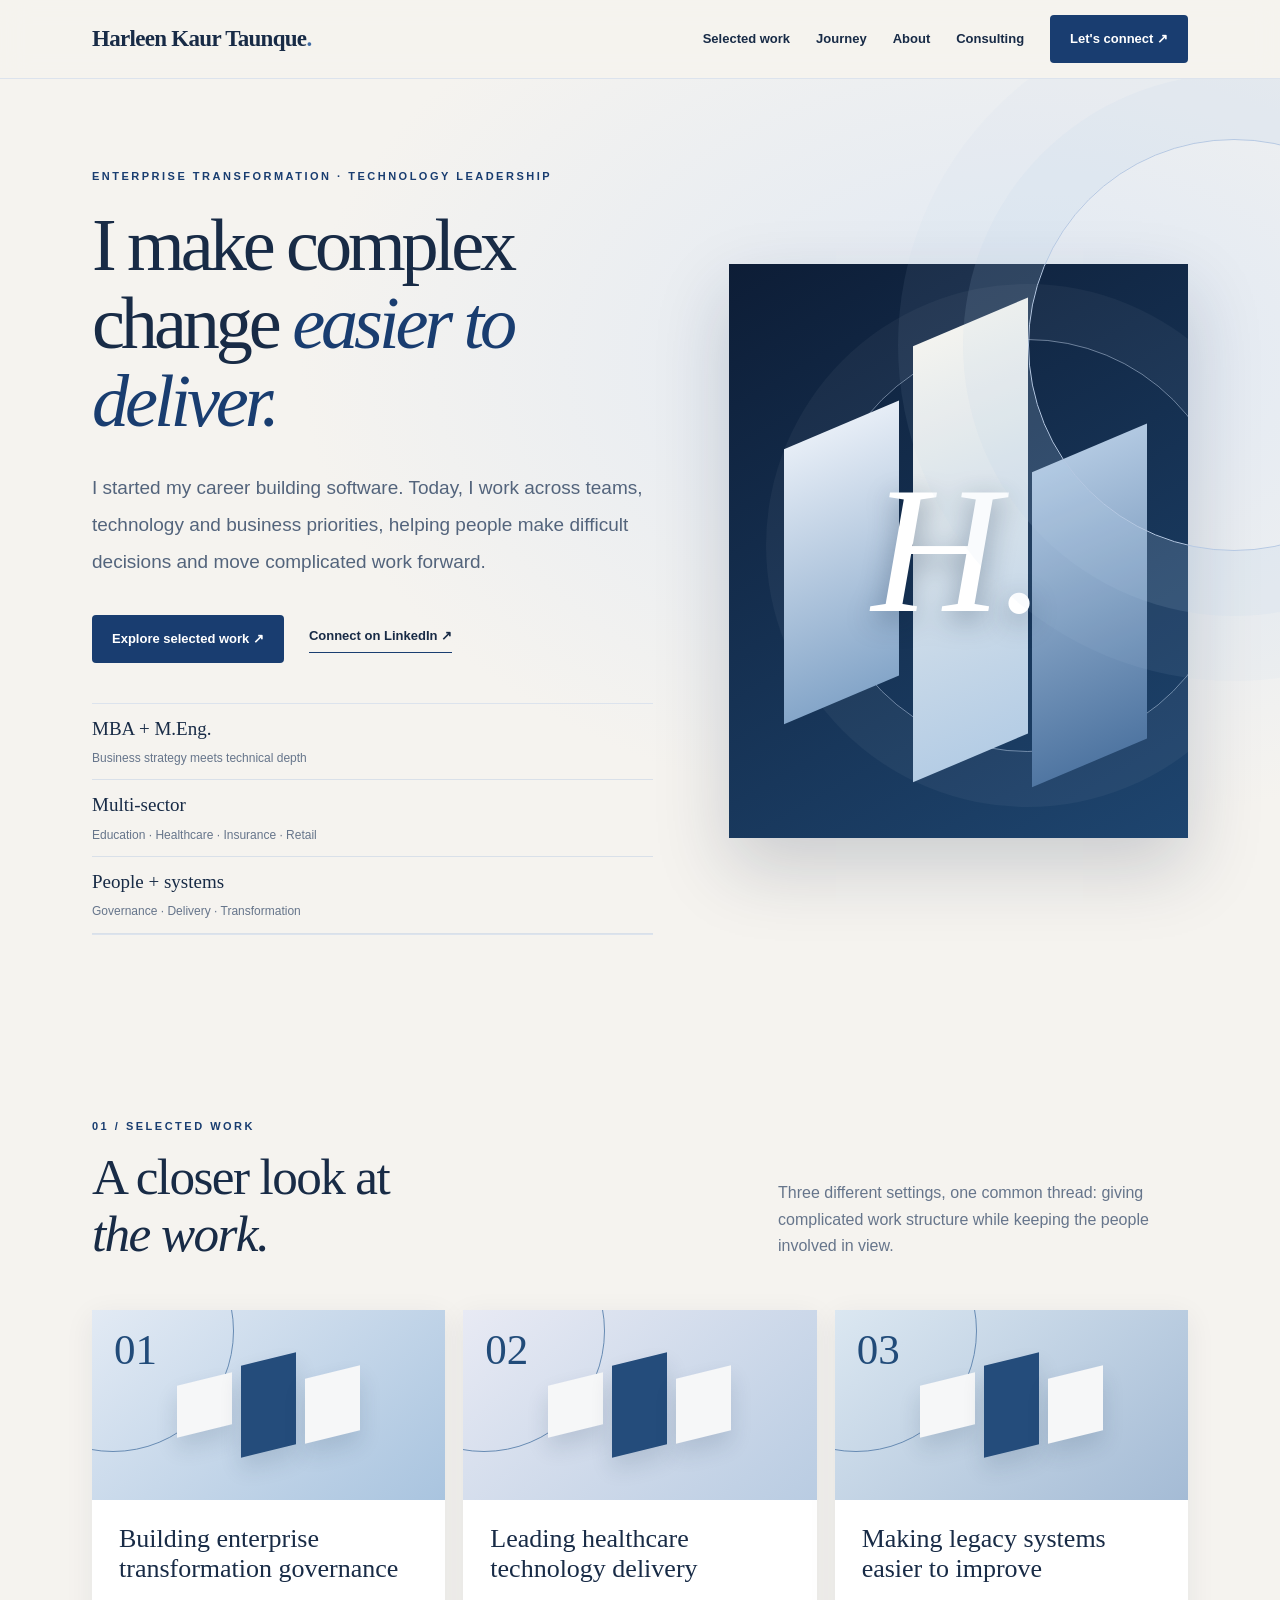
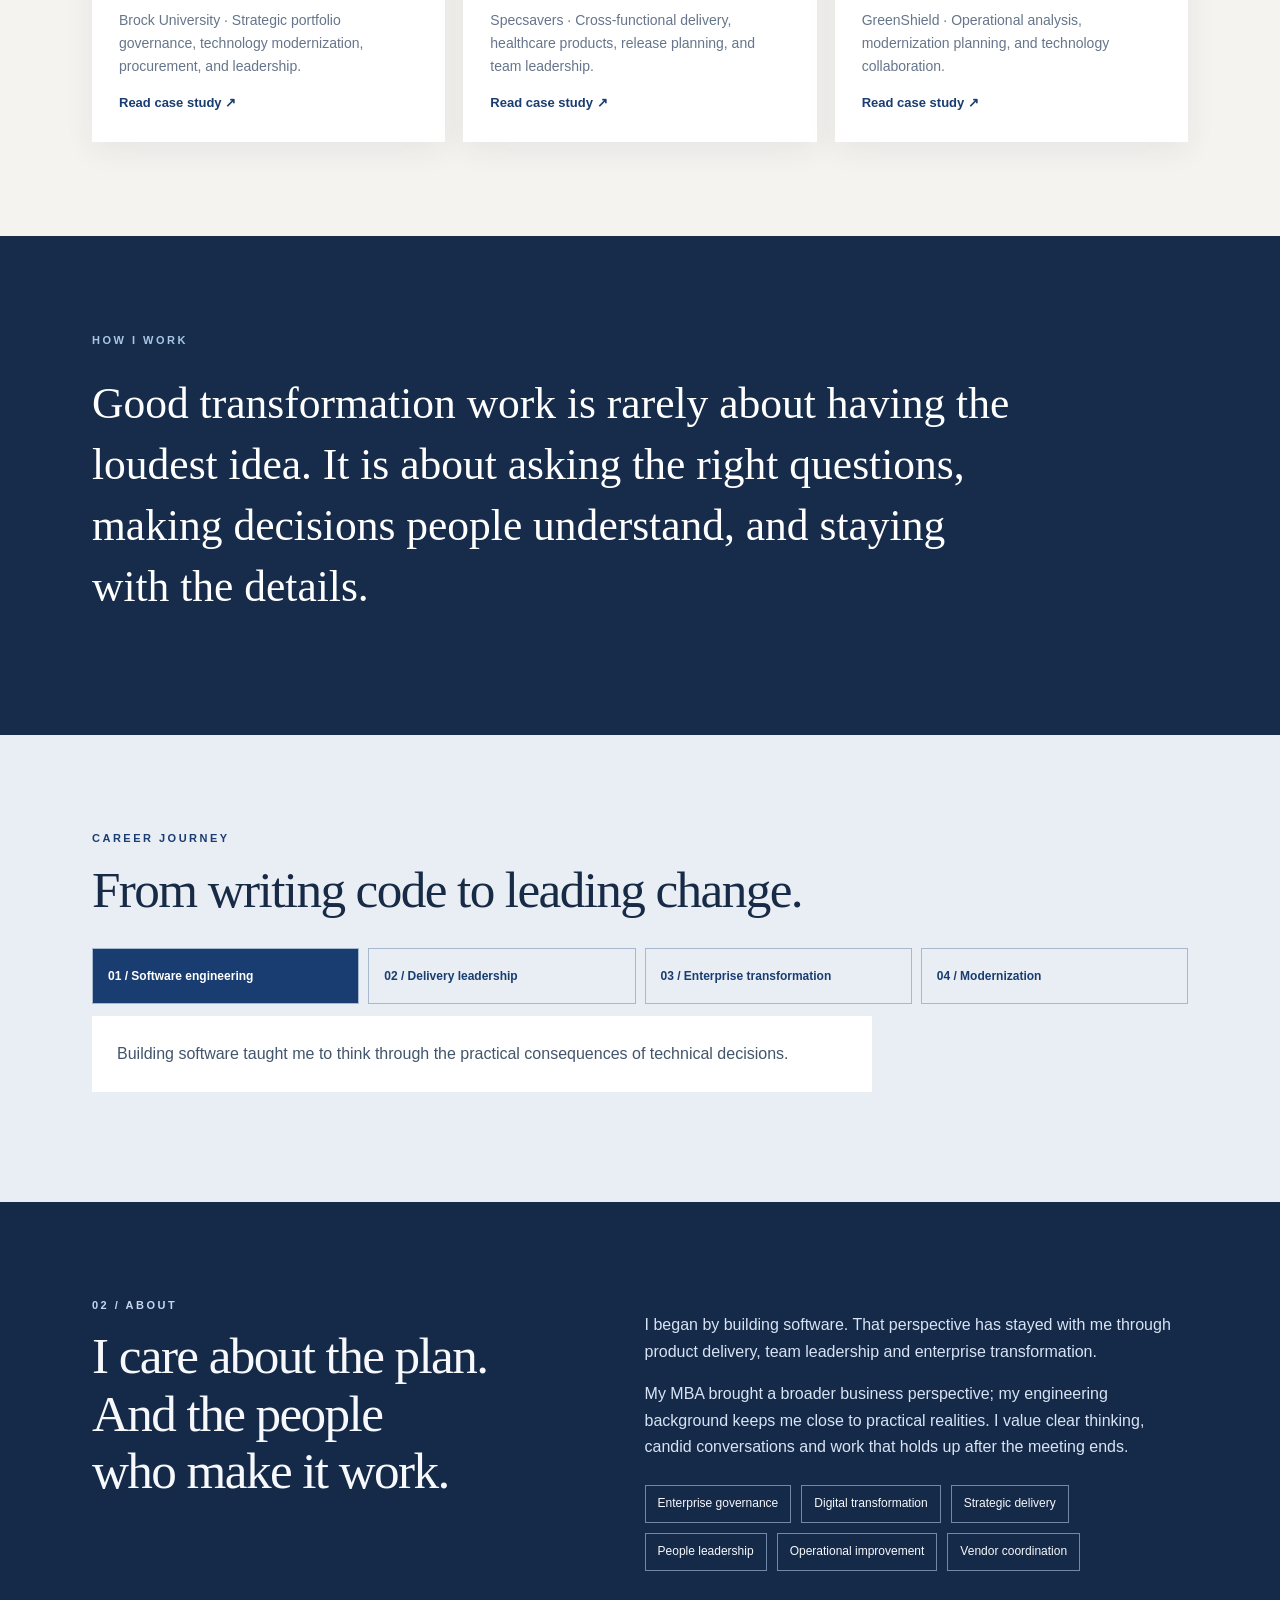
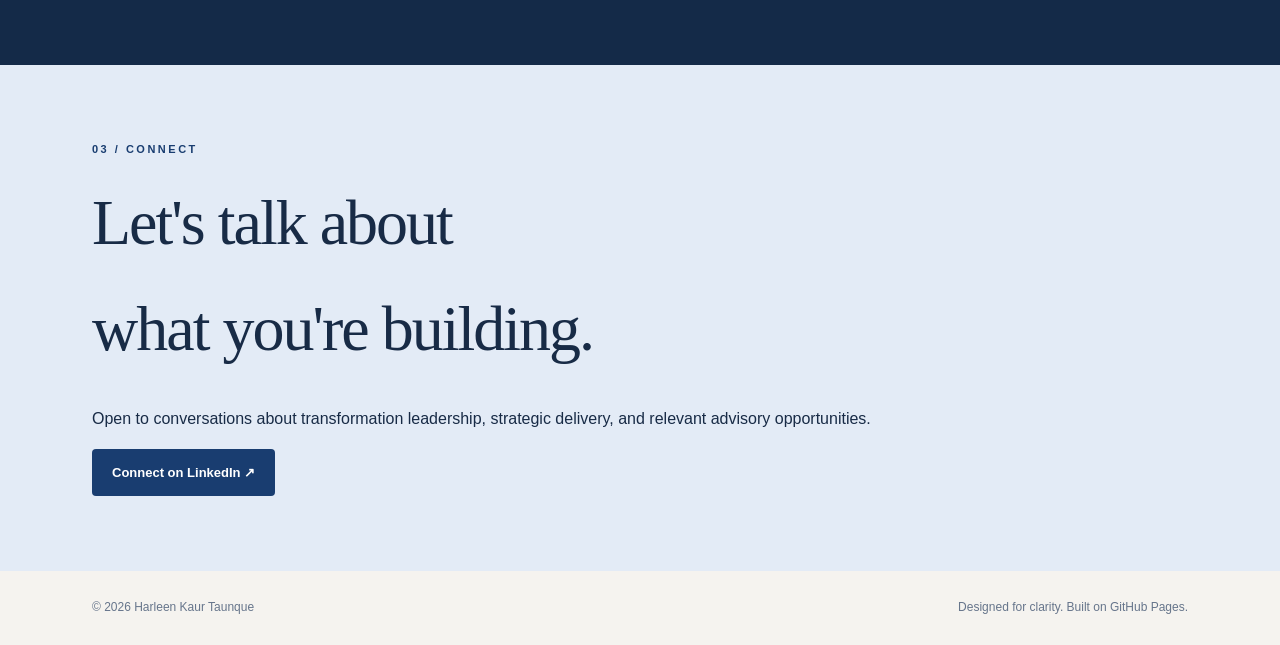
<file: index.html>
<!doctype html><html lang="en"><head><meta charset="utf-8"><meta name="viewport" content="width=device-width,initial-scale=1"><meta name="description" content="Harleen Kaur Taunque — enterprise transformation, technology strategy, and people leadership."><title>Harleen Kaur Taunque | Transformation & Technology Leadership</title><link rel="stylesheet" href="style.css"><script src="script.js" defer></script></head><body><header><div class="wrap nav"><a class="brand" href="./">Harleen Kaur Taunque<span style="color:#416da5">.</span></a><nav class="navlinks" aria-label="Main navigation"><a href="#work">Selected work</a><a href="#journey">Journey</a><a href="#about">About</a><a href="consulting.html">Consulting</a><a href="#contact" class="navbtn">Let's connect ↗</a></nav></div></header><main><section class="hero"><div class="wrap hero-layout"><div class="hero-copy"><div class="eyebrow">Enterprise transformation · Technology leadership</div><h1>I make complex change <em>easier to deliver.</em></h1><p class="intro">I started my career building software. Today, I work across teams, technology and business priorities, helping people make difficult decisions and move complicated work forward.</p><div class="actions"><a class="btn" href="#work">Explore selected work ↗</a><a class="link" href="https://www.linkedin.com/in/harleen-kaur-taunque-71b6b016b/" target="_blank" rel="noopener noreferrer">Connect on LinkedIn ↗</a></div><div class="stats"><div class="stat"><strong>MBA + M.Eng.</strong><span>Business strategy meets technical depth</span></div><div class="stat"><strong>Multi-sector</strong><span>Education · Healthcare · Insurance · Retail</span></div><div class="stat"><strong>People + systems</strong><span>Governance · Delivery · Transformation</span></div></div></div><div class="hero-art" aria-label="Abstract architectural illustration"><div class="art-circle"></div><div class="art-slab s1"></div><div class="art-slab s2"></div><div class="art-slab s3"></div><div class="art-letter">H.</div></div></div></section><section class="section" id="work"><div class="wrap"><div class="section-head"><div><div class="eyebrow">01 / Selected work</div><h2>A closer look at<br><em>the work.</em></h2></div><p>Three different settings, one common thread: giving complicated work structure while keeping the people involved in view.</p></div><div class="cards"><article class="card"><div class="case-visual"><span class="num">01</span><div class="case-lines"><i></i><i></i><i></i></div></div><h3>Building enterprise transformation governance</h3><p>Brock University · Strategic portfolio governance, technology modernization, procurement, and leadership.</p><a href="case-studies/brock.html">Read case study ↗</a></article><article class="card"><div class="case-visual"><span class="num">02</span><div class="case-lines"><i></i><i></i><i></i></div></div><h3>Leading healthcare technology delivery</h3><p>Specsavers · Cross-functional delivery, healthcare products, release planning, and team leadership.</p><a href="case-studies/specsavers.html">Read case study ↗</a></article><article class="card"><div class="case-visual"><span class="num">03</span><div class="case-lines"><i></i><i></i><i></i></div></div><h3>Making legacy systems easier to improve</h3><p>GreenShield · Operational analysis, modernization planning, and technology collaboration.</p><a href="case-studies/greenshield.html">Read case study ↗</a></article></div></div></section><section class="editorial-quote"><div class="wrap"><div class="eyebrow">HOW I WORK</div><blockquote>Good transformation work is rarely about having the loudest idea. It is about asking the right questions, making decisions people understand, and staying with the details.</blockquote></div></section><section class="section career" id="journey"><div class="wrap"><div class="eyebrow">CAREER JOURNEY</div><h2>From writing code to leading change.</h2><div class="journey-grid"><button class="career-stage active" data-step="0" aria-pressed="true">01 / Software engineering</button><button class="career-stage" data-step="1" aria-pressed="false">02 / Delivery leadership</button><button class="career-stage" data-step="2" aria-pressed="false">03 / Enterprise transformation</button><button class="career-stage" data-step="3" aria-pressed="false">04 / Modernization</button></div><p id="career-detail" aria-live="polite">Building software taught me to think through the practical consequences of technical decisions.</p></div></section><section class="section dark" id="about"><div class="wrap aboutgrid"><div><div class="eyebrow">02 / About</div><h2>I care about the plan.<br>And the people<br>who make it work.</h2></div><div><p>I began by building software. That perspective has stayed with me through product delivery, team leadership and enterprise transformation.</p><p>My MBA brought a broader business perspective; my engineering background keeps me close to practical realities. I value clear thinking, candid conversations and work that holds up after the meeting ends.</p><div class="chips"><span class="chip">Enterprise governance</span><span class="chip">Digital transformation</span><span class="chip">Strategic delivery</span><span class="chip">People leadership</span><span class="chip">Operational improvement</span><span class="chip">Vendor coordination</span></div></div></div></section><section class="contact" id="contact"><div class="wrap"><div class="eyebrow">03 / Connect</div><h2>Let's talk about<br>what you're building.</h2><p>Open to conversations about transformation leadership, strategic delivery, and relevant advisory opportunities.</p><a class="btn" href="https://www.linkedin.com/in/harleen-kaur-taunque-71b6b016b/" target="_blank" rel="noopener noreferrer">Connect on LinkedIn ↗</a></div></section></main><footer><div class="wrap foot"><span>© 2026 Harleen Kaur Taunque</span><span>Designed for clarity. Built on GitHub Pages.</span></div></footer></body></html>
</file>
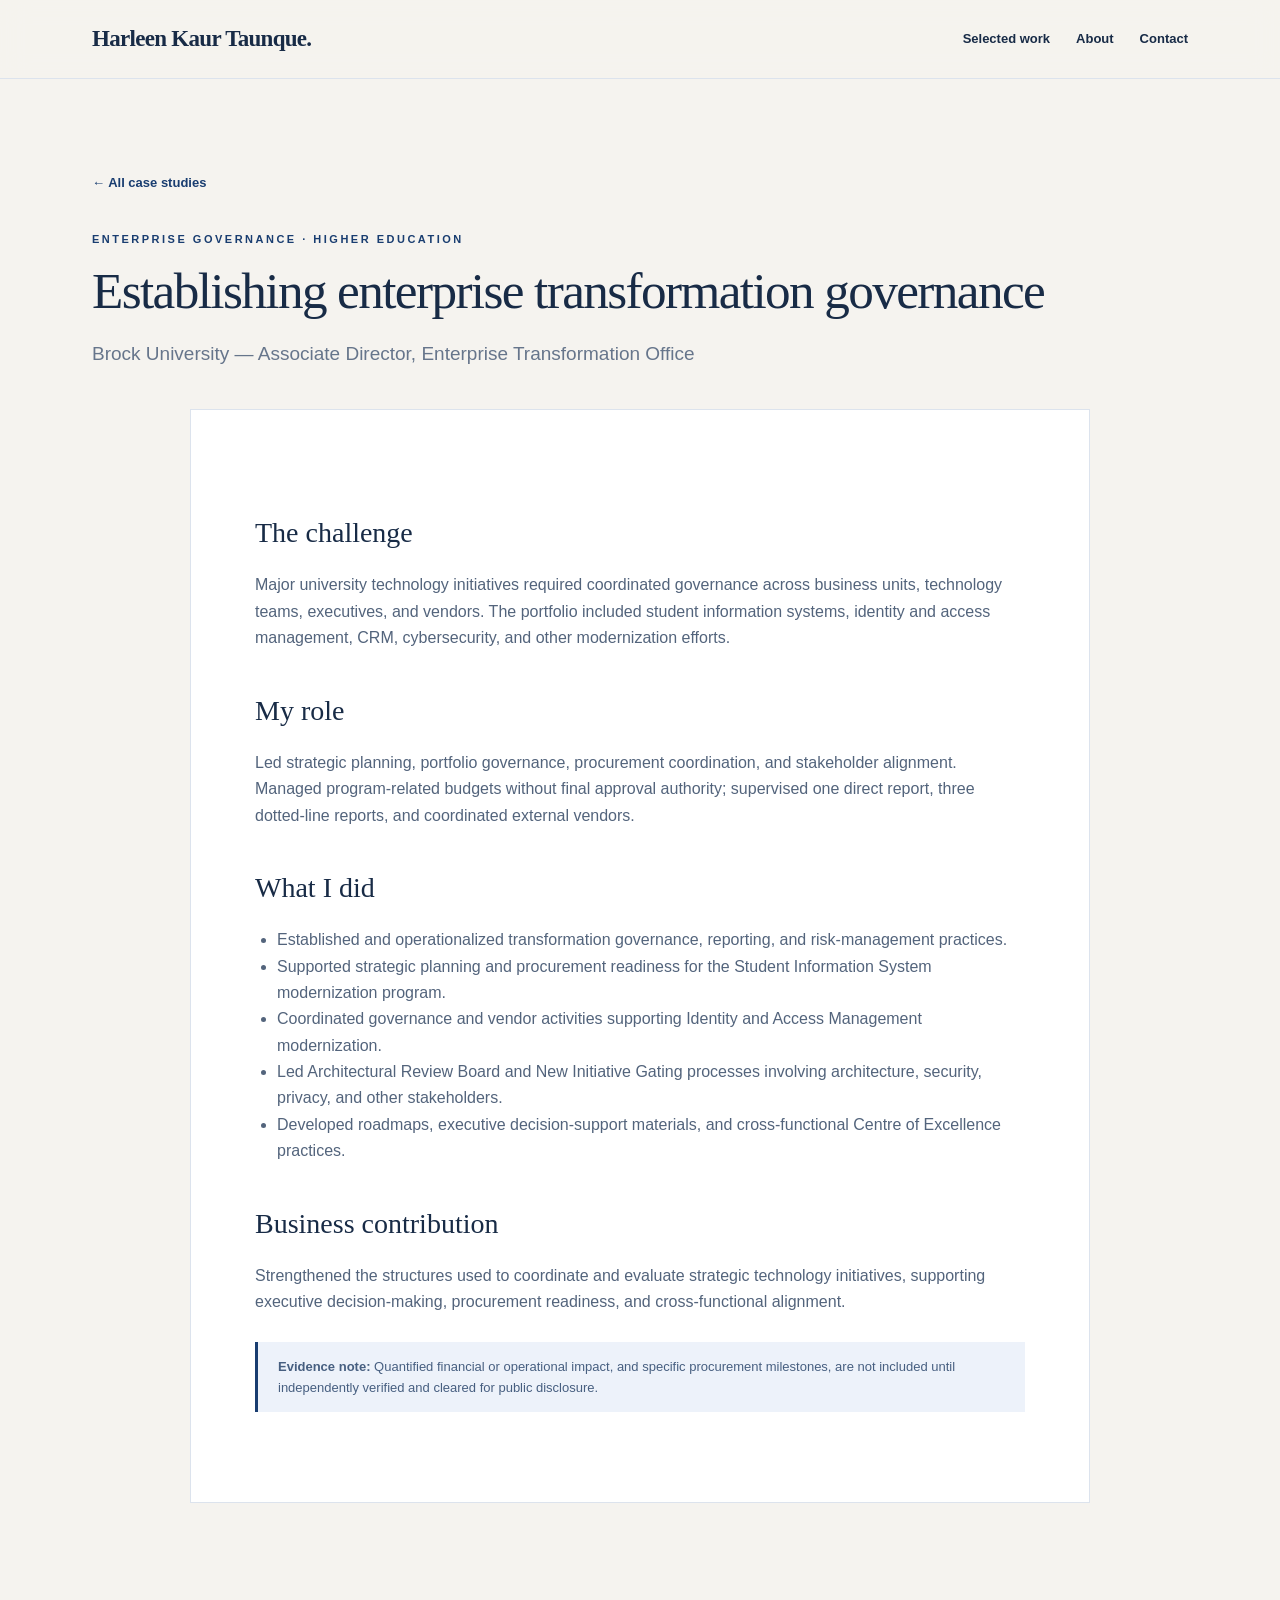
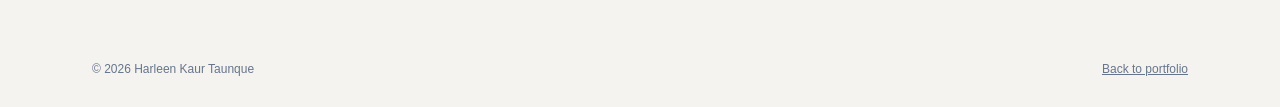
<file: brock.html>
<!doctype html><html lang="en"><head><meta charset="utf-8"><meta name="viewport" content="width=device-width,initial-scale=1"><title>Brock University | Harleen Kaur Taunque</title><link rel="stylesheet" href="../style.css"></head><body><header><div class="wrap nav"><a class="brand" href="../">Harleen Kaur Taunque.</a><nav class="navlinks"><a href="../#work">Selected work</a><a href="../#about">About</a><a href="../#contact">Contact</a></nav></div></header><main class="page"><div class="wrap"><a class="back" href="../#work">← All case studies</a><div class="eyebrow" style="margin-top:35px">Enterprise governance · Higher education</div><h1>Establishing enterprise transformation governance</h1><p class="lead">Brock University — Associate Director, Enterprise Transformation Office</p><article class="article"><h2>The challenge</h2><p>Major university technology initiatives required coordinated governance across business units, technology teams, executives, and vendors. The portfolio included student information systems, identity and access management, CRM, cybersecurity, and other modernization efforts.</p><h2>My role</h2><p>Led strategic planning, portfolio governance, procurement coordination, and stakeholder alignment. Managed program-related budgets without final approval authority; supervised one direct report, three dotted-line reports, and coordinated external vendors.</p><h2>What I did</h2><ul><li>Established and operationalized transformation governance, reporting, and risk-management practices.</li><li>Supported strategic planning and procurement readiness for the Student Information System modernization program.</li><li>Coordinated governance and vendor activities supporting Identity and Access Management modernization.</li><li>Led Architectural Review Board and New Initiative Gating processes involving architecture, security, privacy, and other stakeholders.</li><li>Developed roadmaps, executive decision-support materials, and cross-functional Centre of Excellence practices.</li></ul><h2>Business contribution</h2><p>Strengthened the structures used to coordinate and evaluate strategic technology initiatives, supporting executive decision-making, procurement readiness, and cross-functional alignment.</p><div class="notice"><strong>Evidence note:</strong> Quantified financial or operational impact, and specific procurement milestones, are not included until independently verified and cleared for public disclosure.</div></article></div></main><footer><div class="wrap foot"><span>© 2026 Harleen Kaur Taunque</span><a href="../">Back to portfolio</a></div></footer></body></html>
</file>
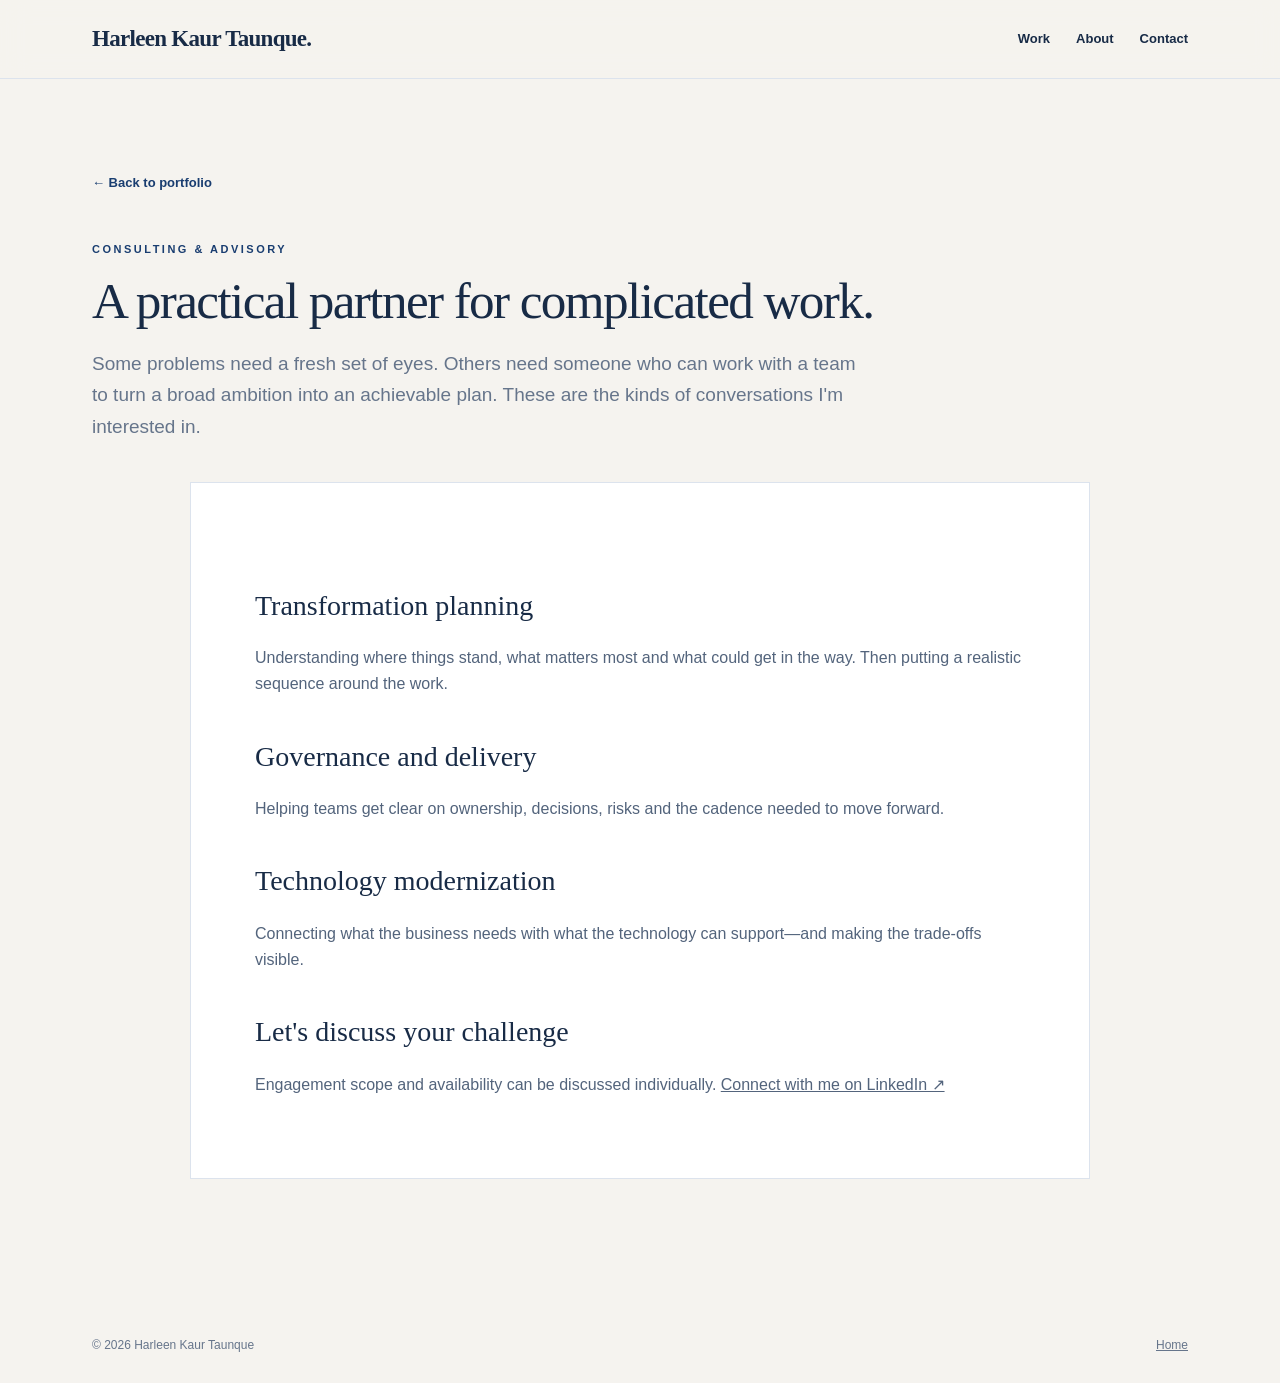
<file: consulting.html>
<!doctype html><html lang="en"><head><meta charset="utf-8"><meta name="viewport" content="width=device-width,initial-scale=1"><title>Consulting | Harleen Kaur Taunque</title><link rel="stylesheet" href="style.css"></head><body><header><div class="wrap nav"><a class="brand" href="./">Harleen Kaur Taunque.</a><nav class="navlinks"><a href="./#work">Work</a><a href="./#about">About</a><a href="./#contact">Contact</a></nav></div></header><main class="page"><div class="wrap"><a class="back" href="./">← Back to portfolio</a><div class="eyebrow" style="margin-top:45px">CONSULTING & ADVISORY</div><h1>A practical partner for complicated work.</h1><p class="lead">Some problems need a fresh set of eyes. Others need someone who can work with a team to turn a broad ambition into an achievable plan. These are the kinds of conversations I'm interested in.</p><article class="article"><h2>Transformation planning</h2><p>Understanding where things stand, what matters most and what could get in the way. Then putting a realistic sequence around the work.</p><h2>Governance and delivery</h2><p>Helping teams get clear on ownership, decisions, risks and the cadence needed to move forward.</p><h2>Technology modernization</h2><p>Connecting what the business needs with what the technology can support—and making the trade-offs visible.</p><h2>Let's discuss your challenge</h2><p>Engagement scope and availability can be discussed individually. <a href="https://www.linkedin.com/in/harleen-kaur-taunque-71b6b016b/" target="_blank" rel="noopener noreferrer">Connect with me on LinkedIn ↗</a></p></article></div></main><footer><div class="wrap foot"><span>© 2026 Harleen Kaur Taunque</span><a href="./">Home</a></div></footer></body></html>
</file>
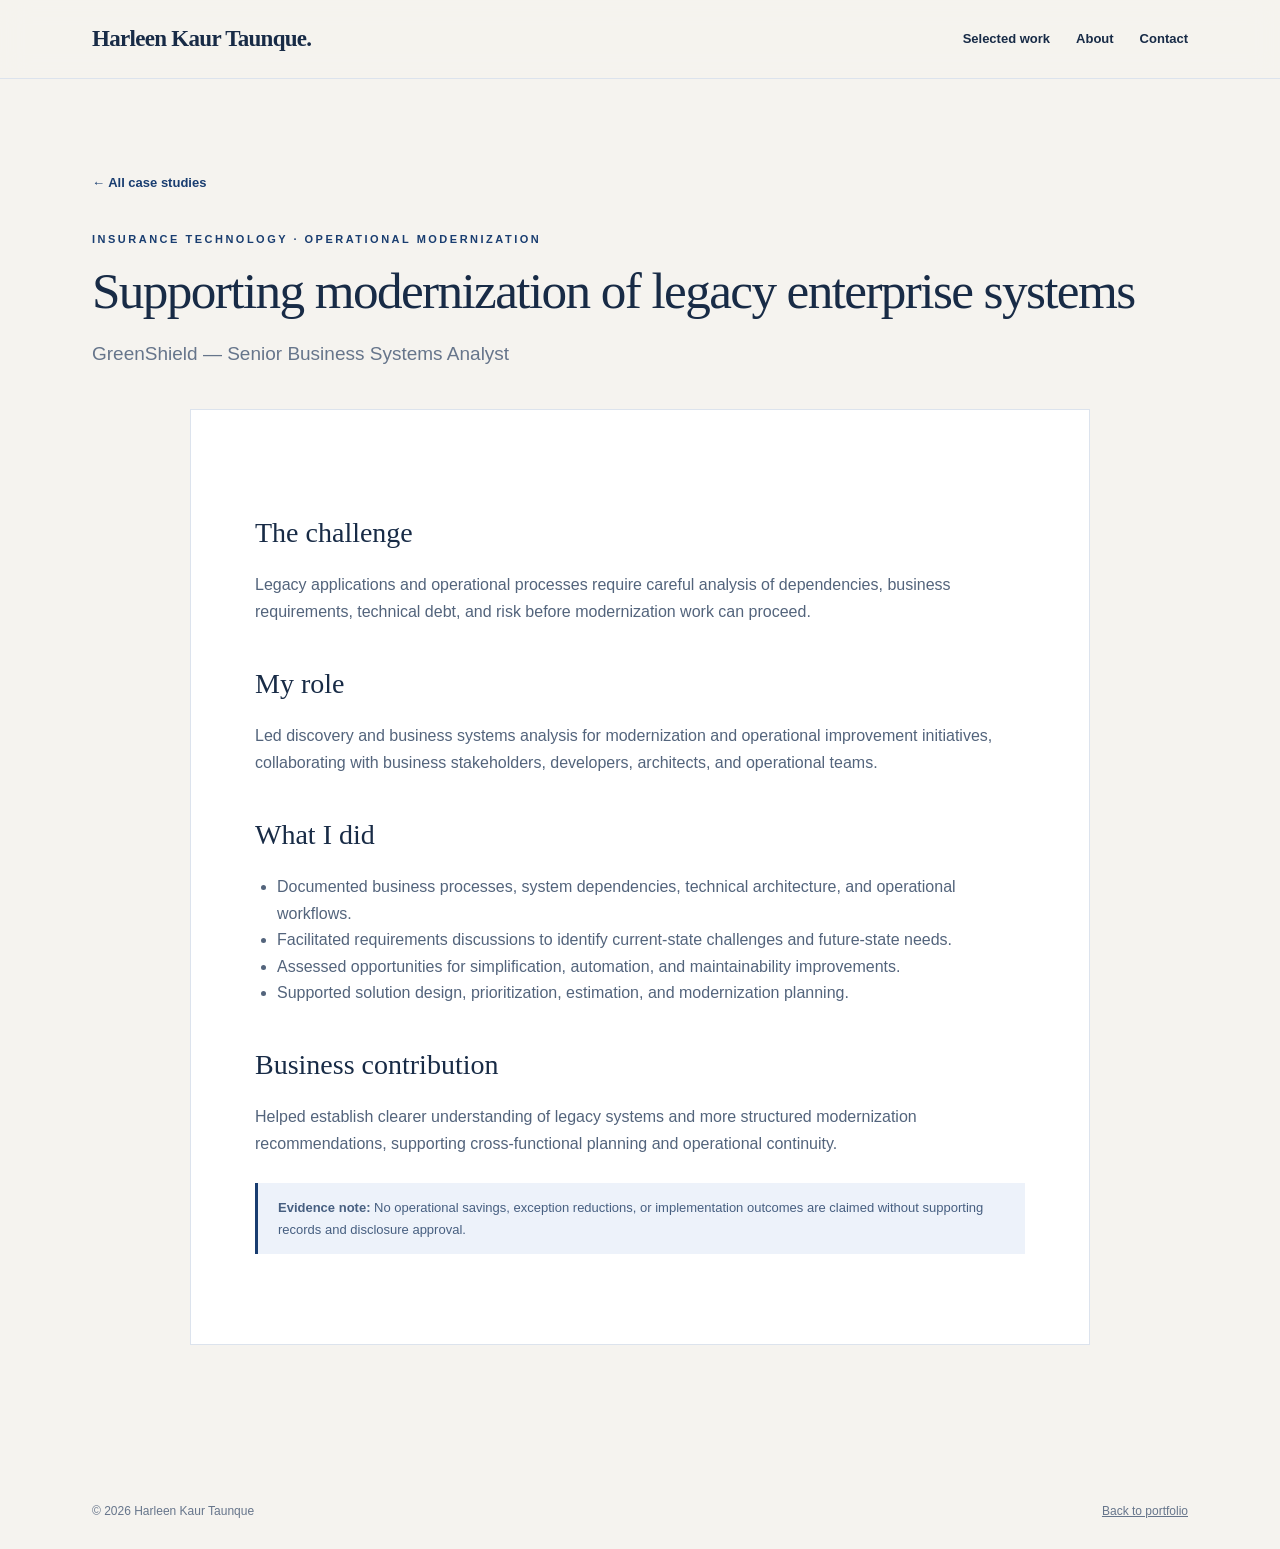
<file: greenshield.html>
<!doctype html><html lang="en"><head><meta charset="utf-8"><meta name="viewport" content="width=device-width,initial-scale=1"><title>GreenShield | Harleen Kaur Taunque</title><link rel="stylesheet" href="../style.css"></head><body><header><div class="wrap nav"><a class="brand" href="../">Harleen Kaur Taunque.</a><nav class="navlinks"><a href="../#work">Selected work</a><a href="../#about">About</a><a href="../#contact">Contact</a></nav></div></header><main class="page"><div class="wrap"><a class="back" href="../#work">← All case studies</a><div class="eyebrow" style="margin-top:35px">Insurance technology · Operational modernization</div><h1>Supporting modernization of legacy enterprise systems</h1><p class="lead">GreenShield — Senior Business Systems Analyst</p><article class="article"><h2>The challenge</h2><p>Legacy applications and operational processes require careful analysis of dependencies, business requirements, technical debt, and risk before modernization work can proceed.</p><h2>My role</h2><p>Led discovery and business systems analysis for modernization and operational improvement initiatives, collaborating with business stakeholders, developers, architects, and operational teams.</p><h2>What I did</h2><ul><li>Documented business processes, system dependencies, technical architecture, and operational workflows.</li><li>Facilitated requirements discussions to identify current-state challenges and future-state needs.</li><li>Assessed opportunities for simplification, automation, and maintainability improvements.</li><li>Supported solution design, prioritization, estimation, and modernization planning.</li></ul><h2>Business contribution</h2><p>Helped establish clearer understanding of legacy systems and more structured modernization recommendations, supporting cross-functional planning and operational continuity.</p><div class="notice"><strong>Evidence note:</strong> No operational savings, exception reductions, or implementation outcomes are claimed without supporting records and disclosure approval.</div></article></div></main><footer><div class="wrap foot"><span>© 2026 Harleen Kaur Taunque</span><a href="../">Back to portfolio</a></div></footer></body></html>
</file>
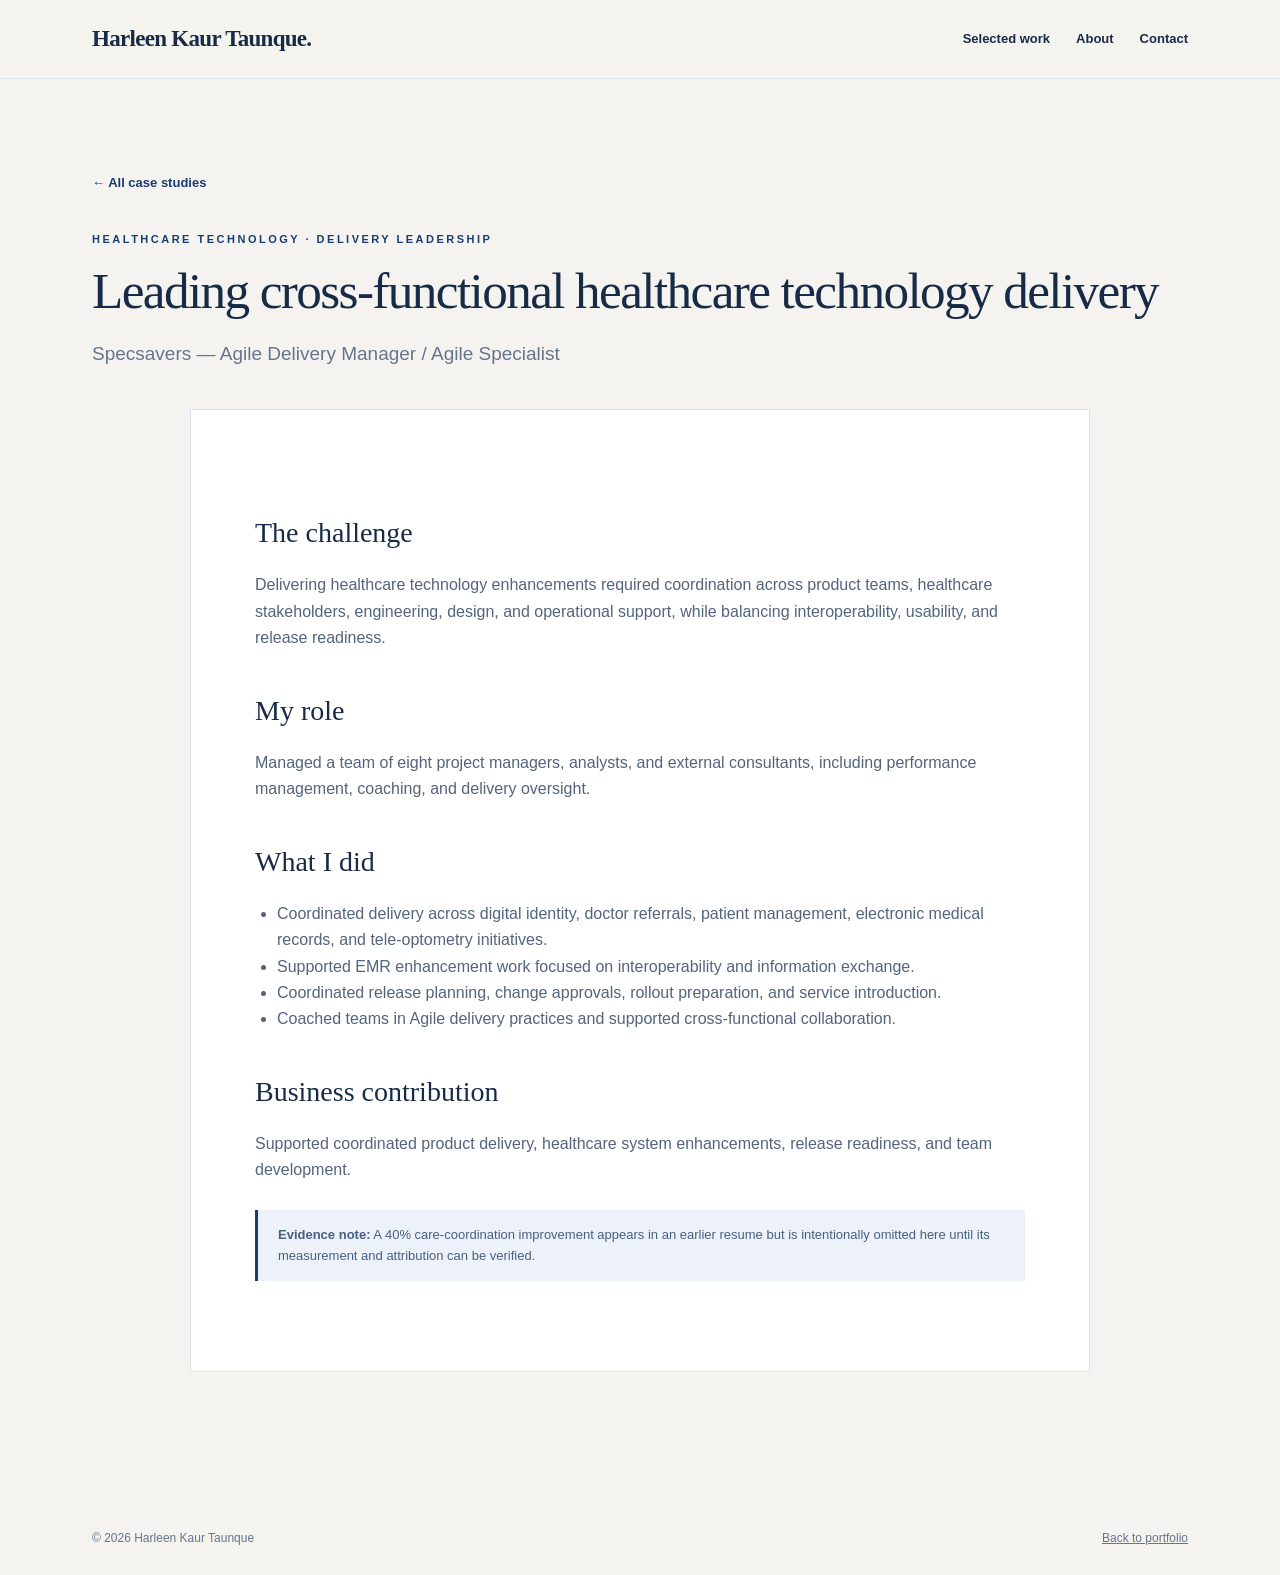
<file: specsavers.html>
<!doctype html><html lang="en"><head><meta charset="utf-8"><meta name="viewport" content="width=device-width,initial-scale=1"><title>Specsavers | Harleen Kaur Taunque</title><link rel="stylesheet" href="../style.css"></head><body><header><div class="wrap nav"><a class="brand" href="../">Harleen Kaur Taunque.</a><nav class="navlinks"><a href="../#work">Selected work</a><a href="../#about">About</a><a href="../#contact">Contact</a></nav></div></header><main class="page"><div class="wrap"><a class="back" href="../#work">← All case studies</a><div class="eyebrow" style="margin-top:35px">Healthcare technology · Delivery leadership</div><h1>Leading cross-functional healthcare technology delivery</h1><p class="lead">Specsavers — Agile Delivery Manager / Agile Specialist</p><article class="article"><h2>The challenge</h2><p>Delivering healthcare technology enhancements required coordination across product teams, healthcare stakeholders, engineering, design, and operational support, while balancing interoperability, usability, and release readiness.</p><h2>My role</h2><p>Managed a team of eight project managers, analysts, and external consultants, including performance management, coaching, and delivery oversight.</p><h2>What I did</h2><ul><li>Coordinated delivery across digital identity, doctor referrals, patient management, electronic medical records, and tele-optometry initiatives.</li><li>Supported EMR enhancement work focused on interoperability and information exchange.</li><li>Coordinated release planning, change approvals, rollout preparation, and service introduction.</li><li>Coached teams in Agile delivery practices and supported cross-functional collaboration.</li></ul><h2>Business contribution</h2><p>Supported coordinated product delivery, healthcare system enhancements, release readiness, and team development.</p><div class="notice"><strong>Evidence note:</strong> A 40% care-coordination improvement appears in an earlier resume but is intentionally omitted here until its measurement and attribution can be verified.</div></article></div></main><footer><div class="wrap foot"><span>© 2026 Harleen Kaur Taunque</span><a href="../">Back to portfolio</a></div></footer></body></html>
</file>
<file: style.css>
:root{--ink:#182b46;--muted:#66758b;--cream:#f7f8fb;--line:#dce3ed;--navy:#193d70;--pale-blue:#e3ebf6;--white:#fff}*{box-sizing:border-box}html{scroll-behavior:smooth}body{margin:0;background:var(--cream);color:var(--ink);font-family:Inter,'Segoe UI',Arial,sans-serif;line-height:1.65}a{color:inherit}header{position:sticky;top:0;z-index:5;background:rgba(247,245,240,.96);border-bottom:1px solid var(--line);backdrop-filter:blur(14px)}.wrap{max-width:1160px;margin:auto;padding:0 32px}.nav{min-height:78px;display:flex;align-items:center;justify-content:space-between;gap:20px}.brand{font-family:Georgia,serif;font-size:23px;font-weight:700;letter-spacing:-.7px;text-decoration:none}.navlinks{display:flex;gap:26px;align-items:center}.navlinks a{text-decoration:none;font-size:13px;font-weight:650}.navlinks a:hover,.link:hover{color:var(--navy)}.navbtn,.btn{display:inline-block;background:var(--navy);color:white!important;text-decoration:none;padding:13px 20px;border-radius:4px;font-size:13px;font-weight:700;transition:transform .2s,background .2s}.btn:hover,.navbtn:hover{transform:translateY(-2px);background:#102d55}.hero{padding:108px 0 92px;position:relative;overflow:hidden}.hero:after{content:'';position:absolute;width:410px;height:410px;border:1px solid #b6c9e3;border-radius:50%;right:-160px;top:60px;box-shadow:0 0 0 65px rgba(182,201,227,.12),0 0 0 130px rgba(182,201,227,.08);pointer-events:none}.eyebrow{text-transform:uppercase;letter-spacing:2.5px;color:var(--navy);font-size:11px;font-weight:800}.hero h1{font-family:Georgia,serif;font-weight:400;letter-spacing:-3.5px;font-size:clamp(52px,7vw,100px);line-height:1.05;max-width:920px;margin:22px 0 28px}.hero h1 em{color:var(--navy);font-weight:400}.intro{font-size:19px;max-width:660px;color:#53647c}.actions{display:flex;align-items:center;gap:25px;flex-wrap:wrap;margin-top:35px}.link{text-decoration:none;border-bottom:1px solid var(--navy);padding-bottom:5px;font-size:13px;font-weight:750}.stats{display:grid;grid-template-columns:repeat(3,1fr);border-top:1px solid var(--line);border-bottom:1px solid var(--line);margin-top:70px}.stat{padding:24px 22px 24px 0;border-right:1px solid var(--line)}.stat:last-child{border:0;padding-left:28px}.stat:nth-child(2){padding-left:28px}.stat strong{display:block;font-family:Georgia,serif;font-size:29px;font-weight:400}.stat span{color:var(--muted);font-size:12px}.section{padding:94px 0}.section-head{display:flex;align-items:end;justify-content:space-between;gap:20px;margin-bottom:34px}.section h2,.page h1{font-family:Georgia,serif;font-weight:400;letter-spacing:-1.6px;font-size:clamp(36px,4vw,58px);line-height:1.12;margin:13px 0}.section-head p{max-width:410px;color:var(--muted)}.cards{display:grid;grid-template-columns:repeat(3,1fr);gap:18px}.card{background:white;border:1px solid var(--line);padding:30px;min-height:345px;display:flex;flex-direction:column;transition:transform .2s,box-shadow .2s}.card:hover{transform:translateY(-5px);box-shadow:0 18px 35px #182b4614}.num{font-family:Georgia,serif;color:#9bb1d1;font-size:43px;line-height:1}.card h3{font-family:Georgia,serif;font-weight:400;font-size:28px;line-height:1.18;margin:35px 0 10px}.card p{font-size:14px;color:var(--muted)}.card a{margin-top:auto;font-weight:750;font-size:13px;color:var(--navy);text-decoration:none}.dark{background:#142a48;color:#f7f8fb}.dark .eyebrow{color:#c4d7f1}.aboutgrid{display:grid;grid-template-columns:1fr 1.15fr;gap:80px}.aboutgrid p{color:#d8e3f4}.chips{display:flex;flex-wrap:wrap;gap:10px;margin-top:25px}.chip{border:1px solid #7187a8;padding:8px 12px;font-size:12px}.contact{background:var(--pale-blue);padding:75px 0}.contact h2{font-family:Georgia,serif;font-size:clamp(38px,5vw,68px);font-weight:400;letter-spacing:-2px;margin:12px 0 25px}footer{padding:27px 0;font-size:12px;color:var(--muted)}.foot{display:flex;justify-content:space-between;gap:12px;flex-wrap:wrap}.page{padding:90px 0}.page .lead{max-width:780px;font-size:19px;color:var(--muted)}.article{background:white;border:1px solid var(--line);padding:clamp(24px,5vw,64px);max-width:900px;margin:40px auto}.article h2{font-family:Georgia,serif;font-size:28px;font-weight:400;margin:36px 0 10px}.article p,.article li{color:#53647c}.article ul{padding-left:22px}.notice{border-left:3px solid var(--navy);padding:14px 20px;background:#edf2fa;font-size:13px;color:#475f80;margin:26px 0}.back{font-size:13px;color:var(--navy);text-decoration:none;font-weight:700}@media(max-width:800px){.nav{min-height:70px}.navlinks{gap:12px}.navlinks a{font-size:12px}.navbtn{display:none}.hero{padding:70px 0}.hero h1{letter-spacing:-2px}.cards,.aboutgrid{grid-template-columns:1fr}.aboutgrid{gap:20px}.section{padding:60px 0}.section-head{display:block}.stats{grid-template-columns:1fr}.stat,.stat:nth-child(2),.stat:last-child{padding:16px 0;border-right:0;border-bottom:1px solid var(--line)}.stat:last-child{border-bottom:0}}@media(max-width:480px){.wrap{padding:0 20px}.brand{font-size:18px}.navlinks{gap:10px}.navlinks a{font-size:11px}.hero h1{font-size:51px}.intro{font-size:16px}}

/* Editorial navy redesign */body{font-family:Arial,sans-serif;background:#f5f3ef}header{background:#f5f3eff0}.hero{background:radial-gradient(ellipse at 80% 30%,#dfe8f4,transparent 50%),#f5f3ef;padding:88px 0}.hero-layout{display:grid;grid-template-columns:1.1fr .9fr;gap:7%;align-items:center}.hero h1{font-family:Georgia,serif;font-size:clamp(50px,5.8vw,83px);letter-spacing:-.055em}.intro{line-height:1.95}.hero .stats{grid-template-columns:1fr;gap:0;margin-top:40px}.hero .stat,.hero .stat:nth-child(2),.hero .stat:last-child{padding:9px 0;border-right:0;border-bottom:1px solid #d9e0e9}.hero .stat strong{font-size:19px}.hero-art{aspect-ratio:4/5;position:relative;overflow:hidden;background:linear-gradient(150deg,#0d1d36,#1e456f);box-shadow:0 30px 70px #14274430}.art-circle{position:absolute;width:90%;aspect-ratio:1;border:1px solid #d6e6fa77;border-radius:50%;left:20%;top:13%;box-shadow:0 0 0 55px #ffffff0b}.art-slab{position:absolute;transform:skewY(-23deg);width:25%;height:65%;background:linear-gradient(#e6edf6,#85a6c9)}.s1{left:12%;top:28%;height:48%}.s2{left:40%;top:10%;height:76%;background:linear-gradient(#f8f6f0,#b5cde5)}.s3{right:9%;top:32%;height:55%;background:linear-gradient(#b1c8e1,#5076a2)}.art-letter{position:absolute;inset:0;display:grid;place-items:center;font:italic clamp(110px,14vw,200px) Georgia,serif;color:white;text-shadow:0 8px 28px #12294466}.section h2,.contact h2,.card h3{font-family:Georgia,serif}.card{padding:0 0 28px;border:0;overflow:hidden;box-shadow:0 7px 28px #14274412}.case-visual{height:190px;background:linear-gradient(140deg,#e2eaf4,#a9c4df);position:relative;display:flex;align-items:center;justify-content:center;overflow:hidden}.card:nth-child(2) .case-visual{background:linear-gradient(140deg,#e8eaf4,#b9cce2)}.card:nth-child(3) .case-visual{background:linear-gradient(140deg,#dbe7f1,#a4bbd5)}.case-visual:before{content:'';position:absolute;border:1px solid #678bb3;border-radius:50%;width:240px;height:240px;left:-100px;top:-100px}.case-visual .num{position:absolute;top:18px;left:22px;color:#214b79}.case-lines{display:flex;align-items:center;gap:9px}.case-lines i{display:block;width:55px;height:52px;background:#f6f7f8;box-shadow:0 12px 22px #17314b24;transform:skewY(-14deg)}.case-lines i:nth-child(2){height:92px;background:#244c7b}.case-lines i:nth-child(3){height:65px}.card h3,.card p,.card a{margin-left:27px;margin-right:27px}.card h3{margin-top:24px;font-size:26px}.editorial-quote{background:#172c4b;color:#fff;padding:95px 0}.editorial-quote .eyebrow{color:#a8c7e7}.editorial-quote blockquote{font:400 clamp(27px,3.4vw,48px)/1.4 Georgia,serif;max-width:940px;margin:24px 0}.btn:hover{transform:translateY(-2px)}a:focus-visible,button:focus-visible{outline:3px solid #b47b37;outline-offset:3px}@media(max-width:850px){.hero-layout{grid-template-columns:1fr}.hero-art{max-width:430px;width:100%;margin:35px auto 0}}@media(max-width:480px){.editorial-quote{padding:60px 0}.hero h1{font-size:49px}}@media(prefers-reduced-motion:reduce){html{scroll-behavior:auto}*,*:before,*:after{transition:none!important;animation:none!important}}
.career{background:#e9edf4}.journey-grid{display:grid;grid-template-columns:repeat(4,1fr);gap:9px;margin-top:30px}.career-stage{border:1px solid #a8b9cf;background:transparent;text-align:left;padding:20px 15px;color:#193d70;cursor:pointer;font-weight:700;font-size:12px}.career-stage.active,.career-stage:hover{background:#193d70;color:white}#career-detail{max-width:780px;background:#fff;padding:25px;margin-top:12px;color:#43556b}@media(max-width:850px){.journey-grid{grid-template-columns:repeat(2,1fr)}}@media(max-width:480px){.journey-grid{grid-template-columns:1fr}}
</file>
